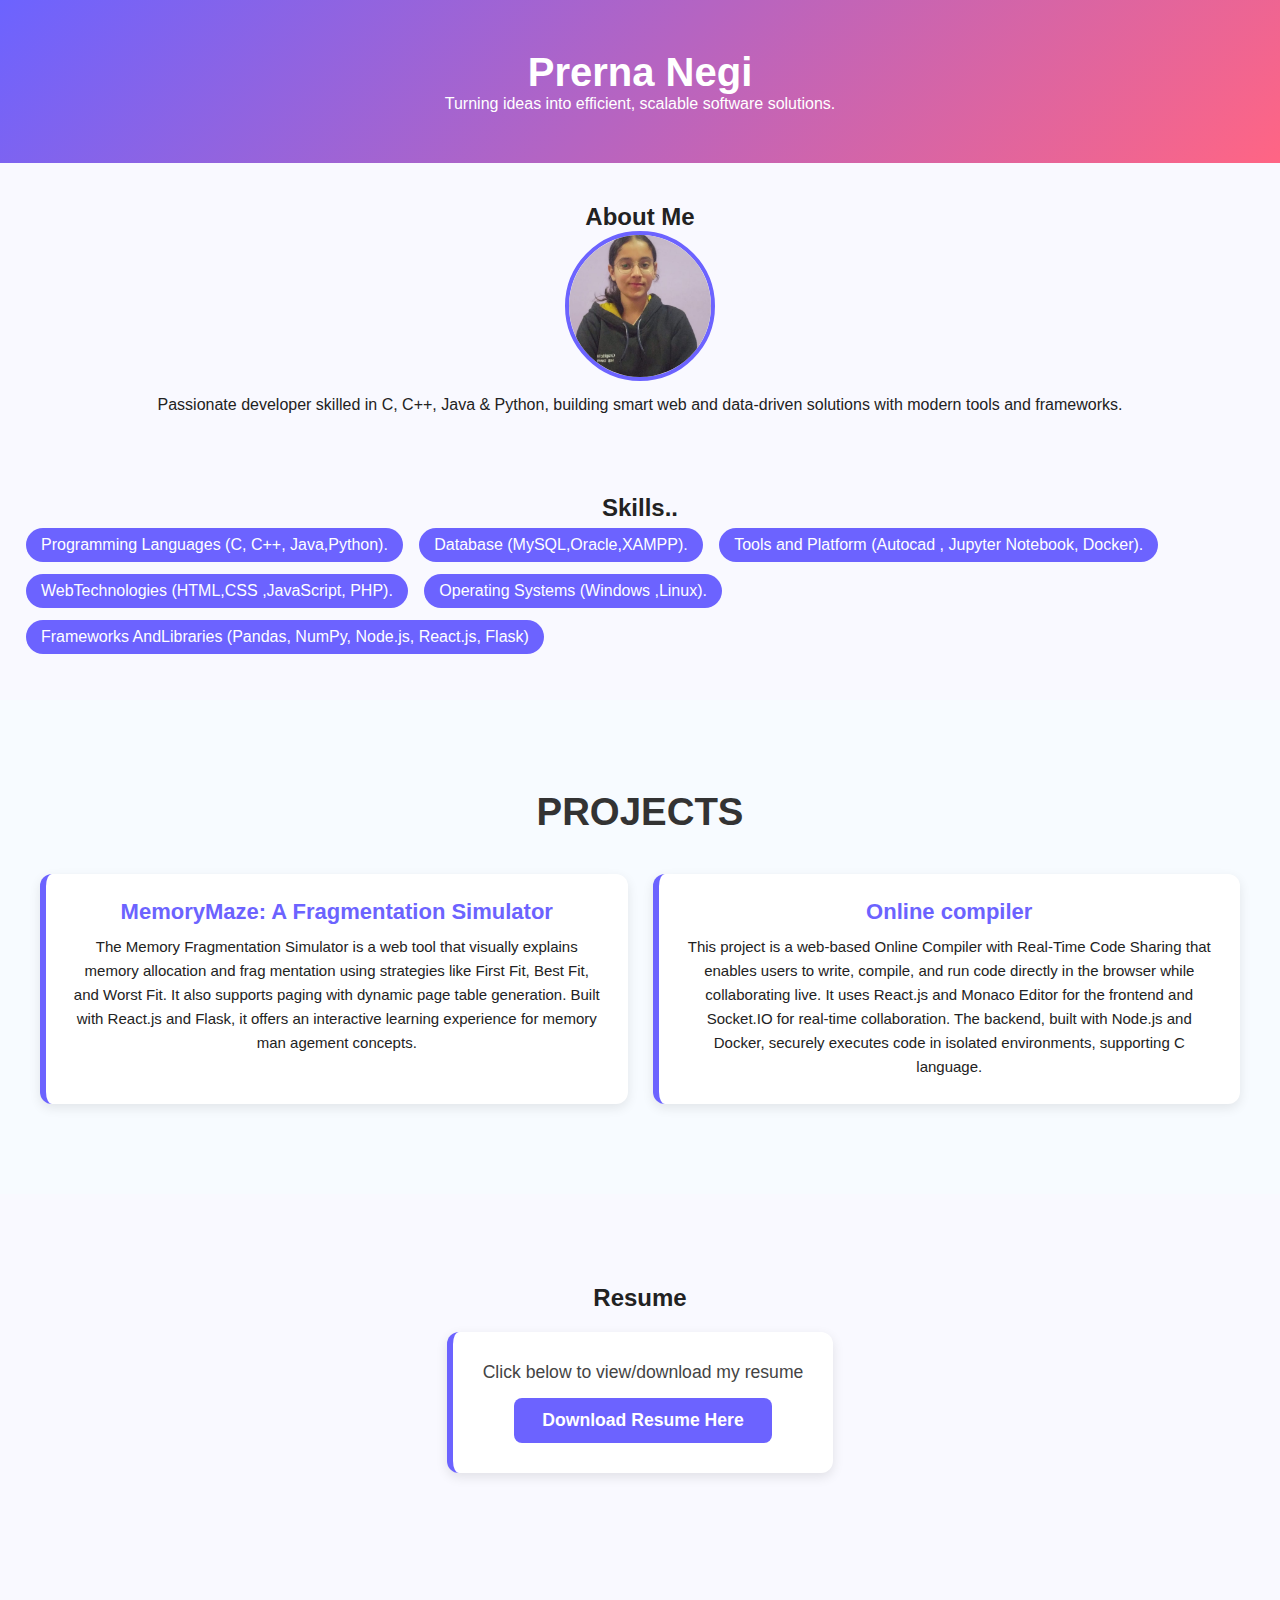
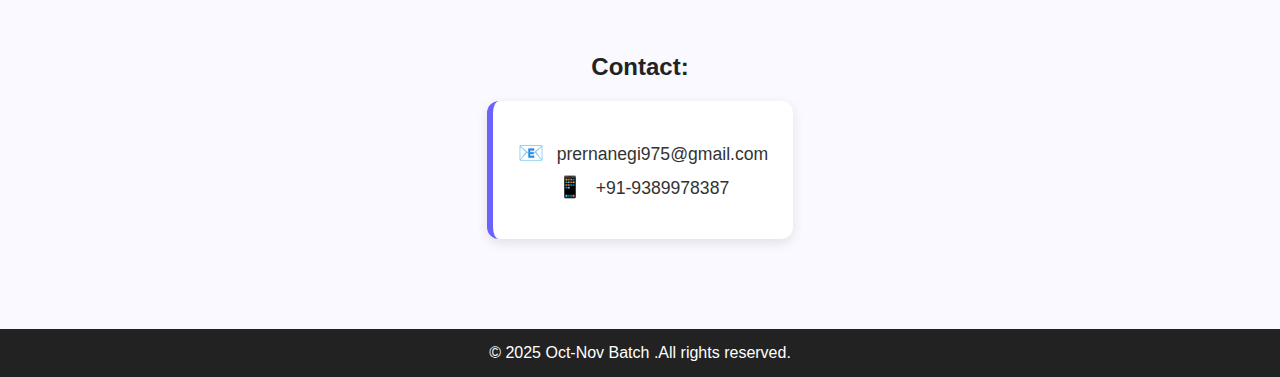
<file: Task1/index.html>
<!DOCTYPE html>
<html lang="en">
<head>
  <meta charset="UTF-8" />
  <meta name="viewport" content="width=device-width, initial-scale=1.0" />
  <title>Portfolio</title>
  <link rel="stylesheet" href="style1.css" />
</head>
<body>

  <header>
    <h1>Prerna Negi</h1>
    <p>Turning ideas into efficient, scalable software solutions.</p>
  </header>

  
  <section id="about">
    <h2>About Me</h2>
    <img src="photo.jpg" alt="Profile Picture" />
    <p>Passionate developer skilled in C, C++, Java & Python, building smart web and data-driven solutions with modern tools and frameworks.</p>
  </section>

  
  <section id="skills">
    <h2>Skills..</h2>
    <ul>
    <li>Programming Languages (C, C++, Java,Python).</li>
    <li>Database (MySQL,Oracle,XAMPP).</li>
    <li>Tools and Platform (Autocad , Jupyter Notebook, Docker).</li>
    <li>WebTechnologies (HTML,CSS ,JavaScript, PHP).</li>
    <li>Operating Systems (Windows ,Linux).</li>
    <li>Frameworks AndLibraries (Pandas, NumPy, Node.js, React.js, Flask)</li>
    </ul>
  </section>

  <section id="projects">

  <h2>PROJECTS</h2>

  <div class="project-list">

    <div class="project-card">
      <h3>MemoryMaze: A Fragmentation Simulator</h3>
      <p>The Memory Fragmentation Simulator is a web tool that visually explains memory allocation and frag
       mentation using strategies like First Fit, Best Fit, and Worst Fit. It also supports paging with dynamic page
       table generation. Built with React.js and Flask, it offers an interactive learning experience for memory man
       agement concepts.</p>
    </div>

    <div class="project-card">
      <h3>Online compiler</h3>
      <p>This project is a web-based Online Compiler with Real-Time Code Sharing that enables users to write,
       compile, and run code directly in the browser while collaborating live. It uses React.js and Monaco Editor
       for the frontend and Socket.IO for real-time collaboration. The backend, built with Node.js and Docker,
       securely executes code in isolated environments, supporting C language.</p>
    </div>

  </div>
</section>

<section id="resume" class="resume-section">
  <h2>Resume</h2>

  <div class="resume-box">
      <p>Click below to view/download my resume</p>
      <a href="Resume2.pdf" download class="resume-btn">Download Resume Here</a>
  </div>
</section>



<section id="contact" class="contact-section">
  <h2>Contact:</h2>

  <div class="contact-card">
    <p><span class="icon">📧</span> prernanegi975@gmail.com</p>
    <p><span class="icon">📱</span> +91-9389978387</p>
  </div>
</section>
 
  <footer>
    <p> © 2025 Oct-Nov Batch .All rights reserved. </p>
  </footer>

</body>
</html>
</file>
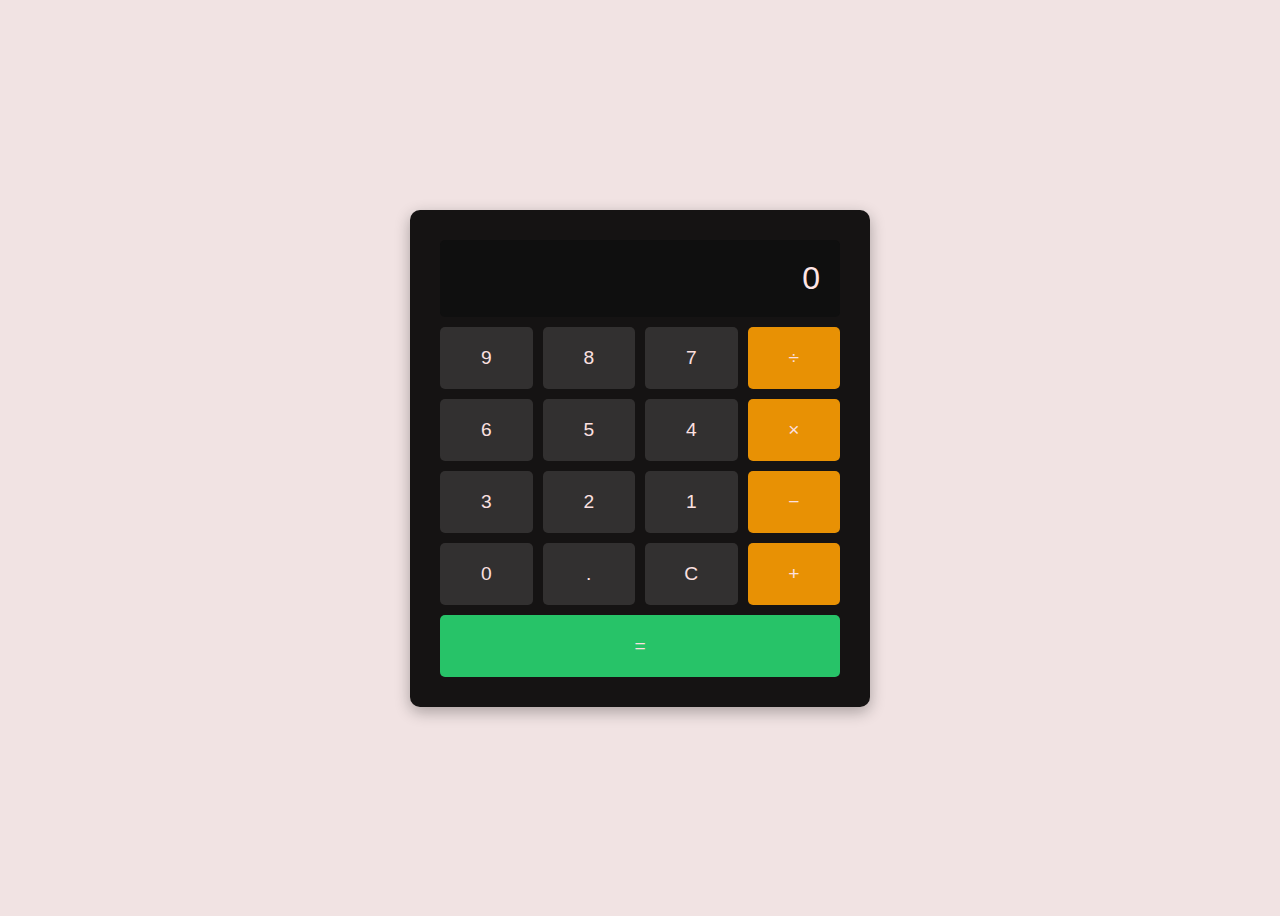
<file: Task3/index.html>
<!DOCTYPE html>
<html lang="en">
<head>
    <meta charset="UTF-8">
    <title>Calculator</title>
    <link rel="stylesheet" href="style.css">
</head>
<body>

<div class="calculator">
    <div class="display" id="display">0</div>
    <div class="buttons">
        <button class="btn" data-value="9">9</button>
        <button class="btn" data-value="8">8</button>
        <button class="btn" data-value="7">7</button>
        <button class="btn operator" data-value="/">÷</button>

        <button class="btn" data-value="6">6</button>
        <button class="btn" data-value="5">5</button>
        <button class="btn" data-value="4">4</button>
        <button class="btn operator" data-value="*">×</button>

        <button class="btn" data-value="3">3</button>
        <button class="btn" data-value="2">2</button>
        <button class="btn" data-value="1">1</button>
        <button class="btn operator" data-value="-">−</button>

        <button class="btn" data-value="0">0</button>
        <button class="btn" data-value=".">.</button>
        <button class="btn" id="clear">C</button>
        <button class="btn operator" data-value="+">+</button>

        <button class="btn equal" id="equal">=</button>
    </div>
</div>

<script src="script.js"></script>
</body>
</html>
</file>
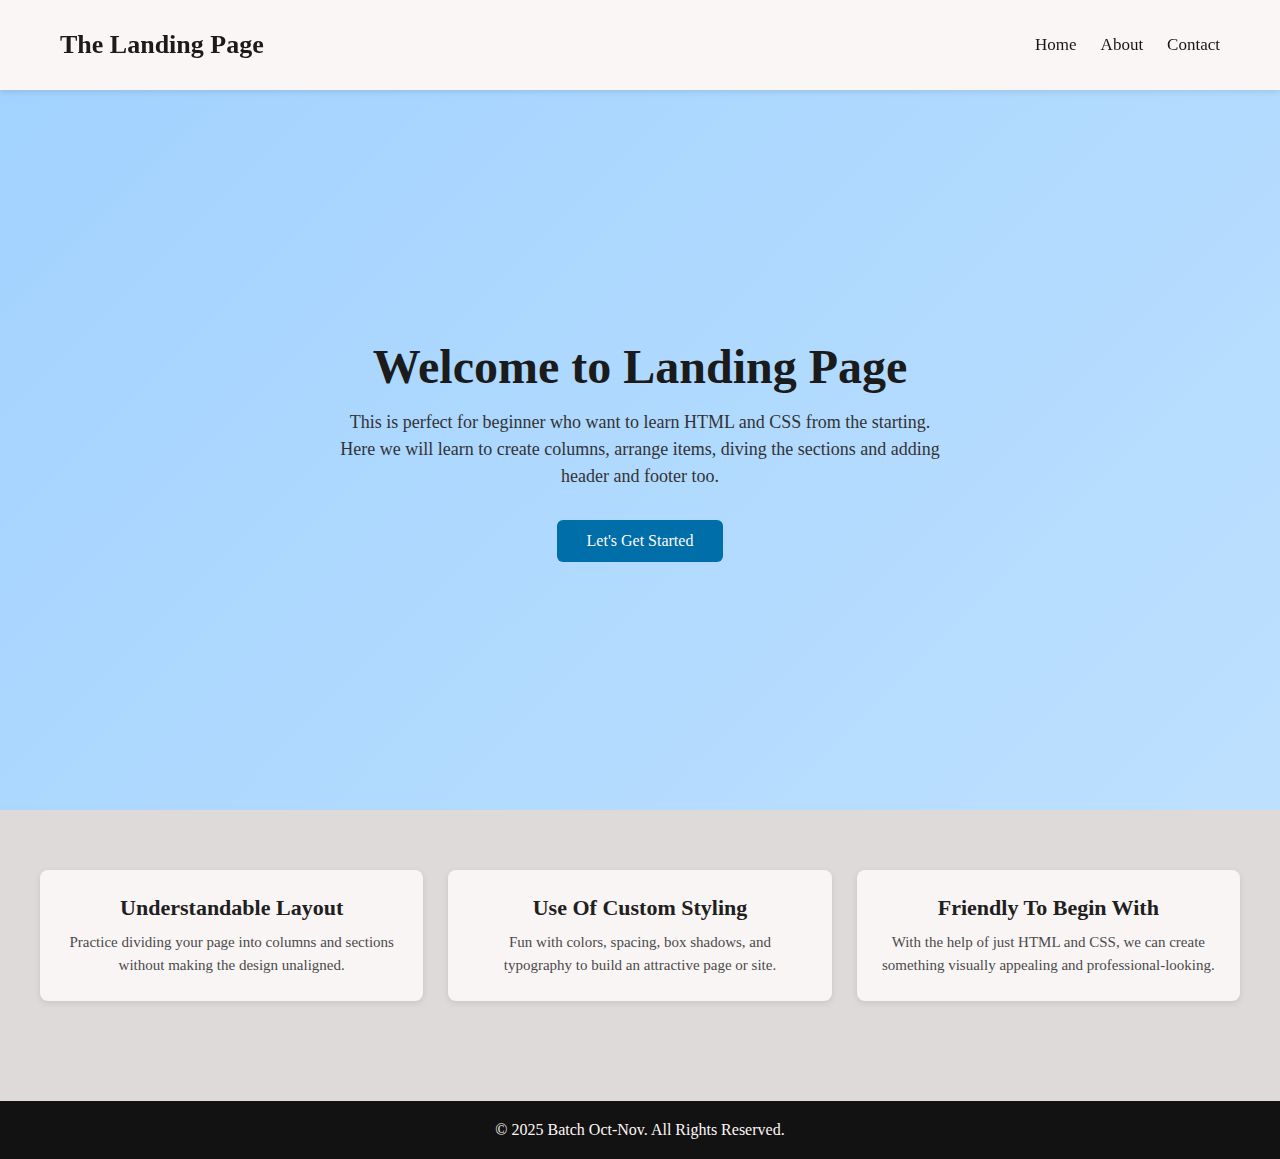
<file: Task2/index2.html>
<!DOCTYPE html>
<html lang="en">
<head>
  <meta charset="UTF-8" />
  <meta name="viewport" content="width=device-width, initial-scale=1.0" />
  <title>Landing Page</title>
  <link rel="stylesheet" href="style2.css">
</head>
<body>

  <header>
    <h1>The Landing Page</h1>
    <nav>
      <a href="#">Home</a>
      <a href="#">About</a>
      <a href="#">Contact</a>
    </nav>
  </header>

  <section class="hero">
    <h2>Welcome to Landing Page</h2>
    <p>
      This is perfect for beginner who want to learn HTML and CSS from the starting. Here we will learn to create columns, arrange items, diving the sections and adding header and footer too.
    </p>
    <button> Let's Get Started</button>
  </section>

  <section class="features">
    <div class="feature-box">
      <h3>Understandable Layout</h3>
      <p>Practice dividing your page into columns and sections without making the design unaligned.</p>
    </div>

    <div class="feature-box">
      <h3>Use Of Custom Styling</h3>
      <p>Fun with colors, spacing, box shadows, and typography to build an attractive page or site.</p>
    </div>

    <div class="feature-box">
      <h3>Friendly To Begin With</h3>
      <p>With the help of just HTML and CSS, we can create something visually appealing and professional-looking.</p>
    </div>
  </section>

  <footer>
    © 2025 Batch Oct-Nov. All Rights Reserved.
  </footer>

</body>
</html>
</file>
<file: Task1/style1.css>
:root {
  --primary: #6C63FF;
  --secondary: #FF6584;
  --bg: #F9F9FF;
  --text: #222;
}

*{margin:0; padding:0; box-sizing:border-box; font-family: 'Poppins', sans-serif;}

body {
  background: var(--bg);
  color: var(--text);
}

header {
  text-align: center;
  padding: 50px;
  background: linear-gradient(135deg, var(--primary), var(--secondary));
  color: white;
}

header h1 {
  font-size: 40px;
}

.tagline {
  font-size: 18px;
  opacity: 0.9;
}


section {
  padding: 40px 20px;
  text-align: center;
}


#about img {
  width: 150px;
  height: 150px;
  object-fit: cover;
  border-radius: 50%;
  border: 4px solid var(--primary);
  margin-bottom: 15px;
  display: block;
  margin-left: auto;
  margin-right: auto;
}

#skills ul {
  display: inline-block;
  text-align: left;
}

#skills li {
  background: var(--primary);
  color: white;
  padding: 8px 15px;
  margin: 6px;
  border-radius: 20px;
  display: inline-block;
}

#projects {
  padding: 90px 40px; 
  background: #f7fbff;
}

.project-list {
  display: grid;
  grid-template-columns: repeat(auto-fit, minmax(300px, 1fr));
  gap: 25px;
}

.project-card {
  background: #fff;
  padding: 25px;
  border-radius: 12px;
  box-shadow: 0 4px 12px rgba(0, 0, 0, 0.09);
  transition: 0.3s ease;
  border-left: 6px solid var(--primary);
}

.project-card:hover {
  transform: translateY(-6px);
  box-shadow: 0 8px 18px rgba(0, 0, 0, 0.12);
}

#projects h2 {
  text-align: center;
  font-size: 2.4rem;
  font-weight: 700;
  margin-bottom: 40px; 
  color: #333;
}

.project-card h3 {
  font-size: 22px;
  margin-bottom: 10px;
  color: var(--primary);
}

.project-card p {
  font-size: 15px;
  line-height: 1.6;
}

.resume-section {
  text-align: center;
  padding: 90px 20px;
}

.resume-box {
  background: #ffffff;
  padding: 30px;
  display: inline-block;
  border-radius: 12px;
  box-shadow: 0 4px 12px rgba(0,0,0,0.1);
  margin-top: 20px;
  border-left: 6px solid var(--primary);
}

.resume-box p {
  font-size: 1.1rem;
  margin-bottom: 15px;
  color: #444;
  font-weight: 500;
}

.resume-btn {
  display: inline-block;
  padding: 12px 28px;
  background: var(--primary);
  color: #fff;
  font-size: 1.1rem;
  font-weight: 600;
  border-radius: 8px;
  text-decoration: none;
  transition: 0.3s;
  border: none;
}

.resume-btn:hover {
  background: #5a5cff;
  transform: translateY(-3px);
  box-shadow: 0 6px 15px rgba(90,92,255,0.3);
}


.contact-section {
  text-align: center;
  padding: 90px 20px;
}

.contact-card {
  background: #ffffff;
  padding: 30px 25px;
  display: inline-block;
  border-radius: 12px;
  box-shadow: 0 4px 12px rgba(0,0,0,0.1);
  border-left: 6px solid var(--primary);
  margin-top: 20px;
  transition: 0.3s ease;
}

.contact-card:hover {
  transform: translateY(-4px);
  box-shadow: 0 8px 20px rgba(90,92,255,0.25);
}

.contact-card p {
  font-size: 1.1rem;
  margin: 10px 0;
  font-weight: 500;
  color: #333;
}

.contact-card .icon {
  font-size: 1.3rem;
  margin-right: 8px;
}

.btn {
  background: var(--primary);
  color: #fff;
  padding: 12px 20px;
  border-radius: 30px;
  text-decoration:none;
  font-weight:600;
  display:inline-block;
}

footer {
  text-align:center;
  padding:15px;
  background: #222;
  color: #fff;
}
</file>
<file: Task3/style.css>
body {
    display: flex;
    justify-content: center;
    align-items: center;
    height: 100vh;
    background: #f1e3e3;
    margin: 2;
    font-family: Arial;
}

.calculator {
    background: #151313;
    padding: 30px;
    border-radius: 10px;
    box-shadow: 0 5px 15px rgba(8, 7, 7, 0.3);
    width: 400px;
}

.display {
    background: #0f0f0f;
    color: #ffe5e5;
    font-size: 2em;
    text-align: right;
    padding: 20px;
    border-radius: 5px;
    margin-bottom: 10px;
    overflow-x: auto;
}

.buttons {
    display: grid;
    grid-template-columns: repeat(4, 1fr);
    gap: 10px;
}

.btn {
    padding: 20px;
    font-size: 1.2em;
    border: none;
    border-radius: 5px;
    background: #323030;
    color: #fce0e0;
    cursor: pointer;
    transition: background 0.3s;
}

.btn:hover {
    background: #4d4d4d;
}

.operator {
    background: #e89104;
}

.operator:hover {
    background: #e67a1b;
}

.equal {
    grid-column: span 4;
    background: #27c368;
}

.equal:hover {
    background: #2ac76b;
}
</file>
<file: Task2/style2.css>
* {
  margin: 0;
  padding: 0;
  box-sizing: border-box;
  font-family: Cambria, Cochin, Georgia, Times, 'Times New Roman', serif, Helvetica, sans-serif;
}

body {
  background: #dedada;
  color: #3a3636;
}


header {
  background: #faf6f6;
  padding: 30px 60px;
  display: flex;
  align-items: center;
  justify-content: space-between;
  box-shadow: 0 2px 6px rgba(0,0,0,0.1);
  position: sticky;
  top: 0;
}

header h1 {
  font-size: 26px;
  color: #1e1a1a;
}

header nav a {
  margin-left: 20px;
  text-decoration: none;
  color: #171616;
  font-size: 17px;
}


.hero {
  height: 80vh;
  display: flex;
  flex-direction: column;
  align-items: center;
  justify-content: center;
  text-align: center;
  padding: 20px;
  background: linear-gradient(135deg, #a2d2ff, #bde0fe);
}

.hero h2 {
  font-size: 48px;
  margin-bottom: 15px;
  color: #1b1b1b;
}

.hero p {
  max-width: 600px;
  font-size: 18px;
  color: #333;
  line-height: 1.5;
  margin-bottom: 30px;
}

.hero button {
  padding: 12px 30px;
  border: none;
  background: #006ea9;
  color: rgb(255, 250, 250);
  border-radius: 6px;
  cursor: pointer;
  font-size: 16px;
  transition: 0.3s;
}

.hero button:hover {
  background: #013273;
}


.features {
  padding: 60px 40px;
  display: grid;
  grid-template-columns: repeat(auto-fit, minmax(250px, 1fr));
  gap: 25px;
}

.feature-box {
  background: rgb(249, 245, 245);
  border-radius: 8px;
  padding: 25px;
  box-shadow: 0 2px 6px rgba(11, 10, 10, 0.1);
  text-align: center;
}

.feature-box h3 {
  font-size: 22px;
  margin-bottom: 10px;
  color: #212020;
}

.feature-box p {
  font-size: 15px;
  color: #4a4a4a;
  line-height: 1.5;
}

footer {
  background: #131212;
  color: #fef7f7;
  text-align: center;
  padding: 20px;
  margin-top: 40px;
}
</file>
